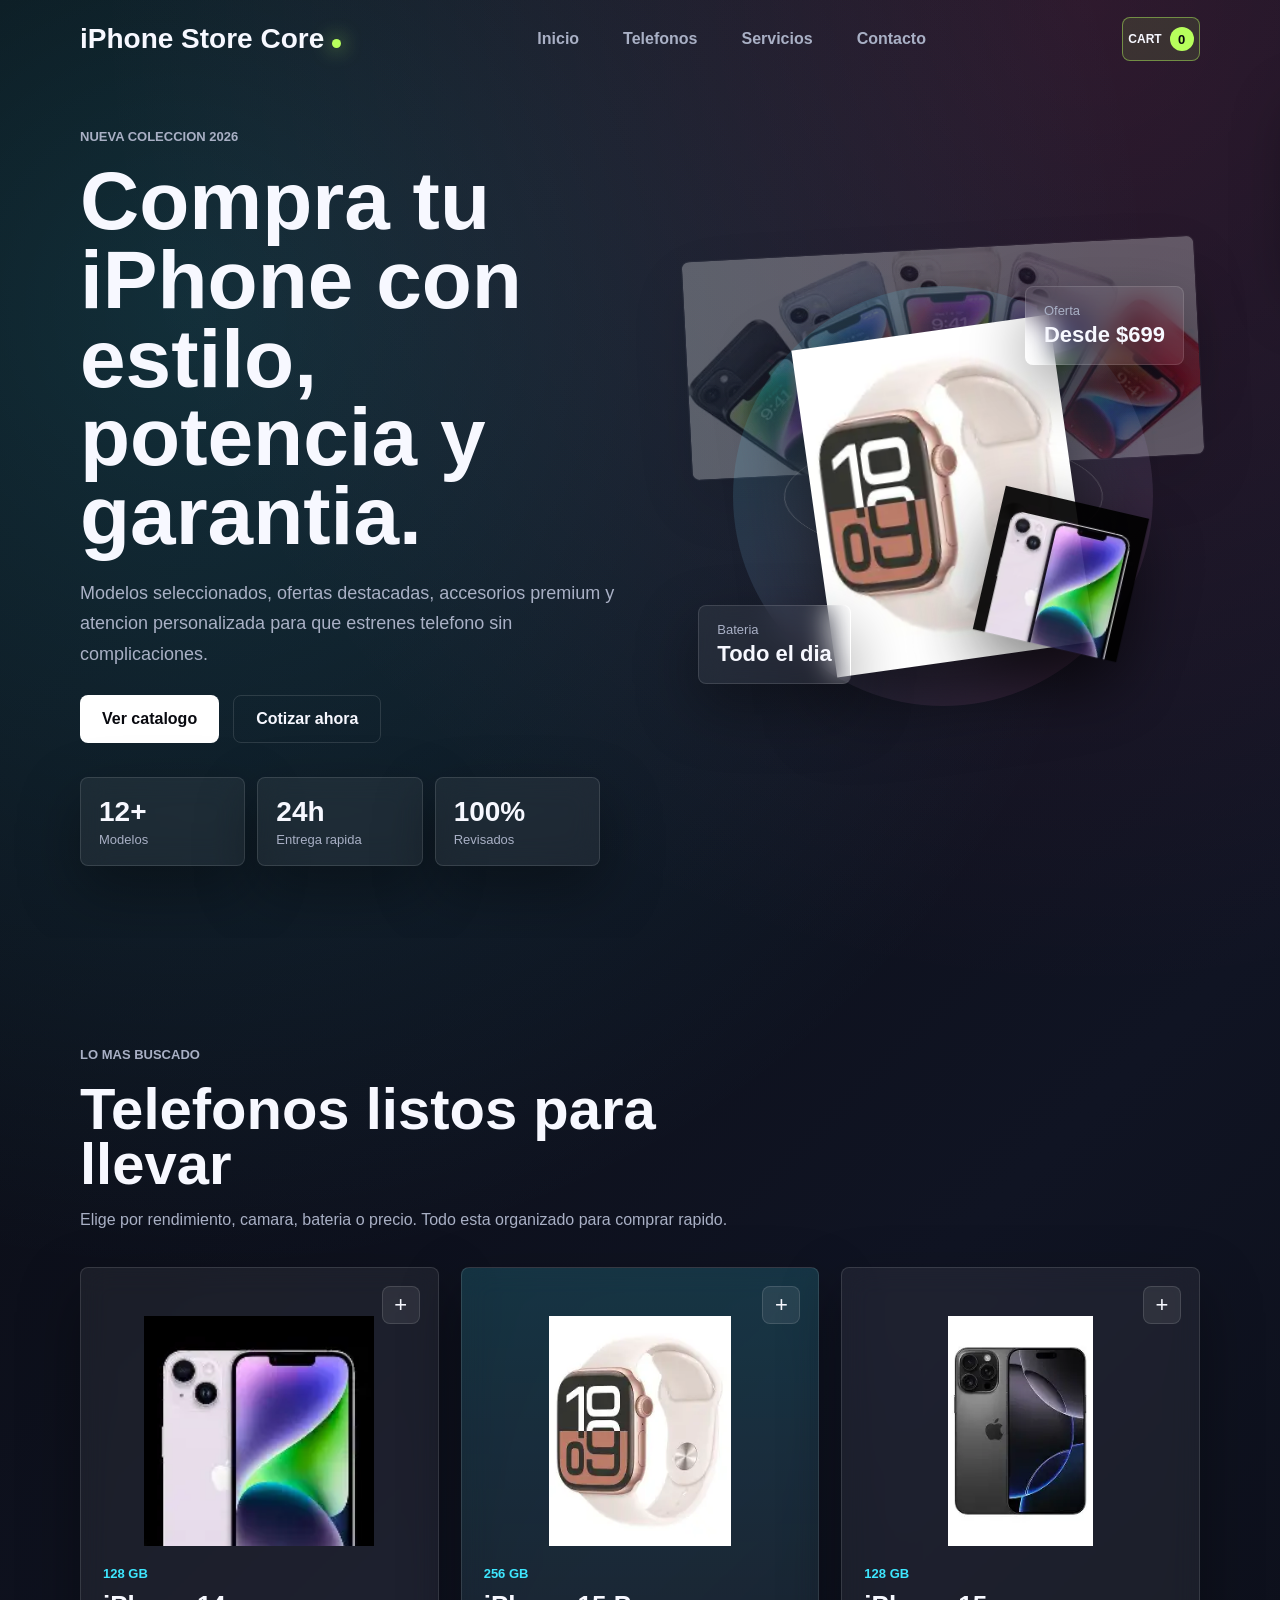
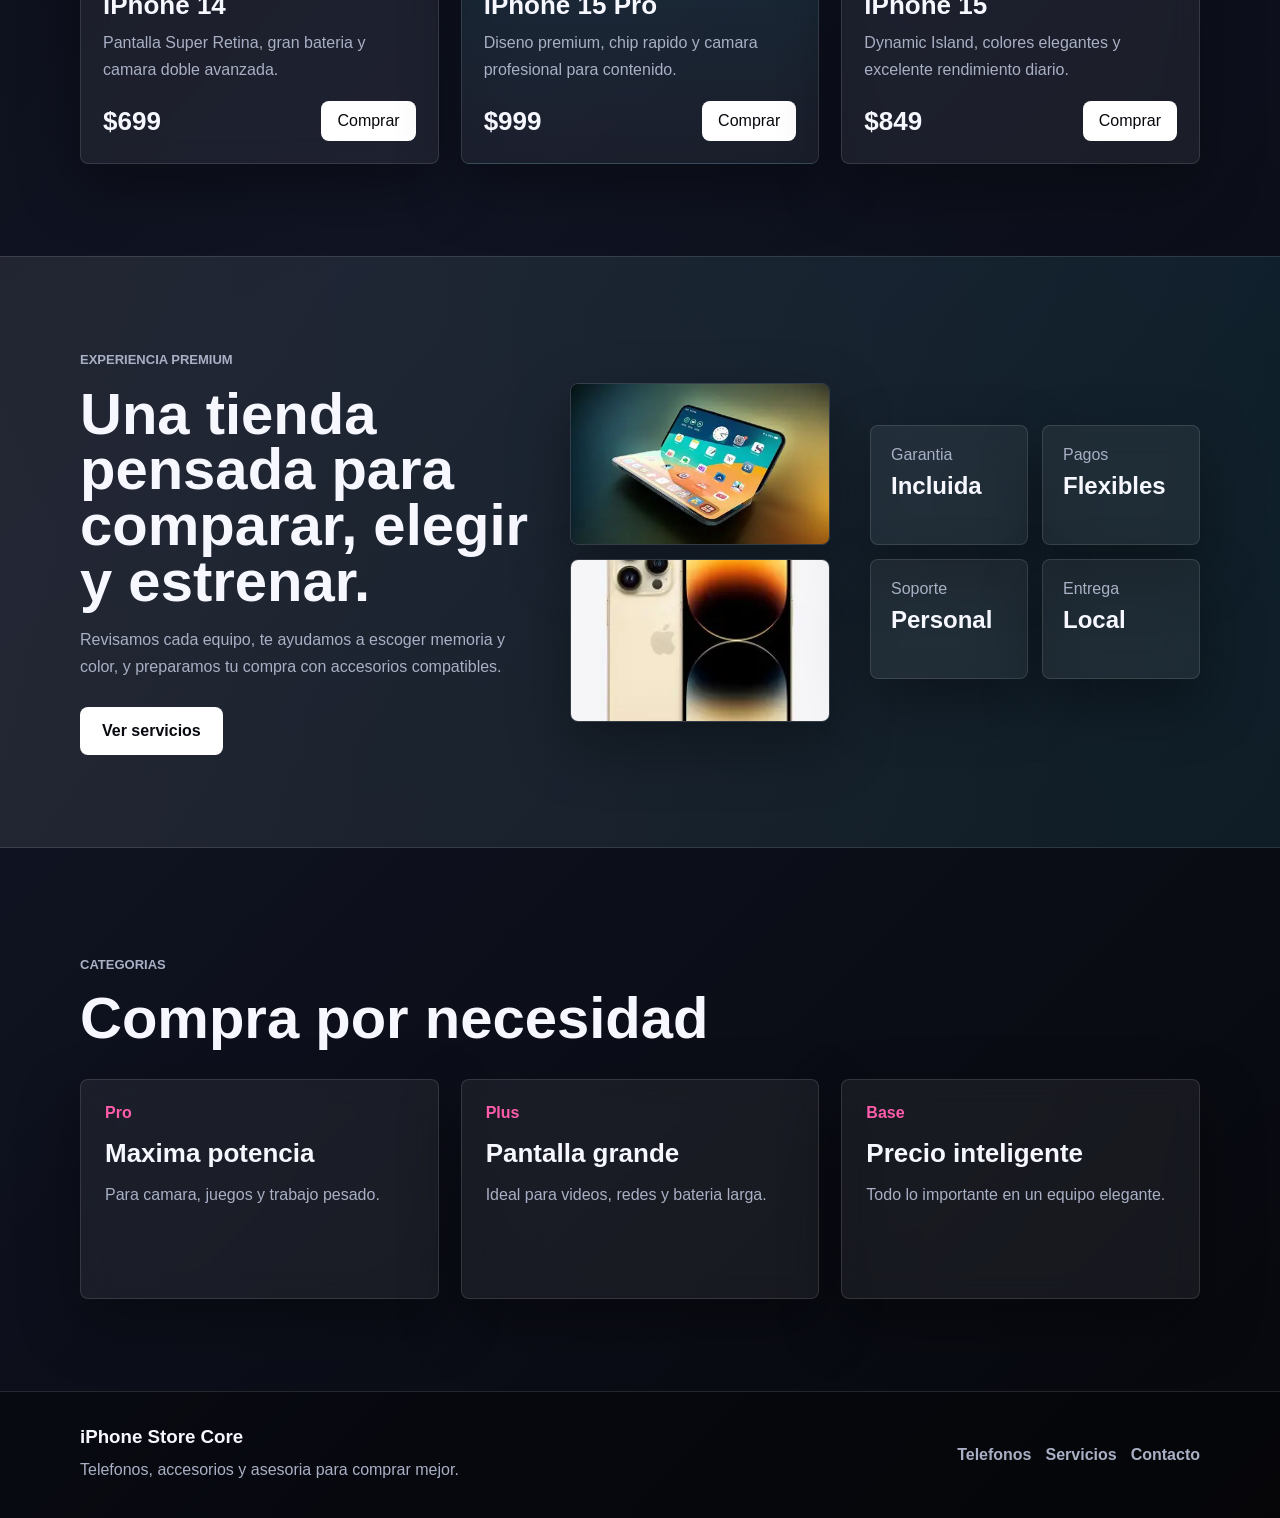
<file: index.html>
<!DOCTYPE html>
<html lang="es">
<head>
    <meta charset="UTF-8">
    <meta name="viewport" content="width=device-width, initial-scale=1.0">
    <title>iPhone Store Core</title>
    <link rel="stylesheet" href="styles.css">
</head>
<body>
    <header class="site-header">
        <nav class="nav container">
            <a href="index.html" class="brand">iPhone Store Core</a>

            <input type="checkbox" id="menu-toggle">
            <label for="menu-toggle" class="menu-button" aria-label="Abrir menu">
                <span></span>
                <span></span>
                <span></span>
            </label>

            <ul class="nav-links">
                <li><a href="index.html">Inicio</a></li>
                <li><a href="productos.html">Telefonos</a></li>
                <li><a href="servicios.html">Servicios</a></li>
                <li><a href="contacto.html">Contacto</a></li>
            </ul>

            <button class="cart-toggle" type="button" aria-label="Abrir carrito">
                <span class="cart-icon">Cart</span>
                <strong class="cart-count">0</strong>
            </button>
        </nav>

        <section class="hero container">
            <div class="hero-copy reveal">
                <p class="eyebrow">Nueva coleccion 2026</p>
                <h1>Compra tu iPhone con estilo, potencia y garantia.</h1>
                <p>
                    Modelos seleccionados, ofertas destacadas, accesorios premium y atencion
                    personalizada para que estrenes telefono sin complicaciones.
                </p>
                <div class="hero-actions">
                    <a href="productos.html" class="btn primary">Ver catalogo</a>
                    <a href="contacto.html" class="btn secondary">Cotizar ahora</a>
                </div>
                <div class="stats">
                    <div><strong>12+</strong><span>Modelos</span></div>
                    <div><strong>24h</strong><span>Entrega rapida</span></div>
                    <div><strong>100%</strong><span>Revisados</span></div>
                </div>
            </div>

            <div class="hero-stage reveal">
                <img src="OIP (6).webp" alt="Coleccion de iPhone" class="hero-banner">
                <div class="phone-orbit">
                    <img src="th3.png" alt="iPhone destacado" class="hero-phone main-phone">
                    <img src="th.png" alt="iPhone blanco" class="hero-phone side-phone">
                </div>
                <div class="floating-card card-top">
                    <span>Oferta</span>
                    <strong>Desde $699</strong>
                </div>
                <div class="floating-card card-bottom">
                    <span>Bateria</span>
                    <strong>Todo el dia</strong>
                </div>
            </div>
        </section>
    </header>

    <main>
        <section class="section container">
            <div class="section-heading">
                <p class="eyebrow">Lo mas buscado</p>
                <h2>Telefonos listos para llevar</h2>
                <p>Elige por rendimiento, camara, bateria o precio. Todo esta organizado para comprar rapido.</p>
            </div>

            <div class="product-grid">
                <article class="product-card reveal">
                    <button class="favorite" type="button" aria-label="Marcar favorito">+</button>
                    <img src="th.png" alt="iPhone 14">
                    <div class="product-info">
                        <span>128 GB</span>
                        <h3>iPhone 14</h3>
                        <p>Pantalla Super Retina, gran bateria y camara doble avanzada.</p>
                        <div class="price-row">
                            <strong>$699</strong>
                            <button class="add-to-cart" type="button" data-name="iPhone 14" data-price="$699" data-image="th.png">Comprar</button>
                        </div>
                    </div>
                </article>

                <article class="product-card featured reveal">
                    <button class="favorite" type="button" aria-label="Marcar favorito">+</button>
                    <img src="th3.png" alt="iPhone 15 Pro">
                    <div class="product-info">
                        <span>256 GB</span>
                        <h3>iPhone 15 Pro</h3>
                        <p>Diseno premium, chip rapido y camara profesional para contenido.</p>
                        <div class="price-row">
                            <strong>$999</strong>
                            <button class="add-to-cart" type="button" data-name="iPhone 15 Pro" data-price="$999" data-image="th3.png">Comprar</button>
                        </div>
                    </div>
                </article>

                <article class="product-card reveal">
                    <button class="favorite" type="button" aria-label="Marcar favorito">+</button>
                    <img src="th4.png" alt="iPhone 15">
                    <div class="product-info">
                        <span>128 GB</span>
                        <h3>iPhone 15</h3>
                        <p>Dynamic Island, colores elegantes y excelente rendimiento diario.</p>
                        <div class="price-row">
                            <strong>$849</strong>
                            <button class="add-to-cart" type="button" data-name="iPhone 15" data-price="$849" data-image="th4.png">Comprar</button>
                        </div>
                    </div>
                </article>
            </div>
        </section>

        <section class="showcase">
            <div class="showcase-inner container">
                <div class="showcase-copy reveal">
                    <p class="eyebrow">Experiencia premium</p>
                    <h2>Una tienda pensada para comparar, elegir y estrenar.</h2>
                    <p>
                        Revisamos cada equipo, te ayudamos a escoger memoria y color,
                        y preparamos tu compra con accesorios compatibles.
                    </p>
                    <a href="servicios.html" class="btn primary">Ver servicios</a>
                </div>
                <div class="showcase-media reveal">
                    <img src="OIP (4).webp" alt="iPhone futurista plegable">
                    <img src="descargar.webp" alt="iPhone dorado">
                </div>
                <div class="spec-panel reveal">
                    <div><span>Garantia</span><strong>Incluida</strong></div>
                    <div><span>Pagos</span><strong>Flexibles</strong></div>
                    <div><span>Soporte</span><strong>Personal</strong></div>
                    <div><span>Entrega</span><strong>Local</strong></div>
                </div>
            </div>
        </section>

        <section class="section container">
            <div class="section-heading">
                <p class="eyebrow">Categorias</p>
                <h2>Compra por necesidad</h2>
            </div>

            <div class="category-grid">
                <a href="productos.html" class="category-card reveal">
                    <span>Pro</span>
                    <strong>Maxima potencia</strong>
                    <p>Para camara, juegos y trabajo pesado.</p>
                </a>
                <a href="productos.html" class="category-card reveal">
                    <span>Plus</span>
                    <strong>Pantalla grande</strong>
                    <p>Ideal para videos, redes y bateria larga.</p>
                </a>
                <a href="productos.html" class="category-card reveal">
                    <span>Base</span>
                    <strong>Precio inteligente</strong>
                    <p>Todo lo importante en un equipo elegante.</p>
                </a>
            </div>
        </section>
    </main>

    <footer class="footer">
        <div class="footer-content container">
            <div>
                <h3>iPhone Store Core</h3>
                <p>Telefonos, accesorios y asesoria para comprar mejor.</p>
            </div>
            <div class="footer-links">
                <a href="productos.html">Telefonos</a>
                <a href="servicios.html">Servicios</a>
                <a href="contacto.html">Contacto</a>
            </div>
        </div>
    </footer>

    <aside class="cart-panel" aria-live="polite">
        <div class="cart-head">
            <strong>Tu carrito</strong>
            <button class="cart-close" type="button" aria-label="Cerrar carrito">x</button>
        </div>
        <div class="cart-items"></div>
        <p class="cart-empty">Todavia no tienes productos guardados.</p>
        <a href="contacto.html" class="btn primary cart-checkout">Cotizar compra</a>
    </aside>

    <div class="cat-runner" aria-hidden="true">
        <div class="cat-body">
            <span class="cat-ear left"></span>
            <span class="cat-ear right"></span>
            <span class="cat-head">
                <i class="cat-eye left"></i>
                <i class="cat-eye right"></i>
                <b class="cat-nose"></b>
                <em class="cat-mouth"></em>
            </span>
            <span class="cat-tail"></span>
            <span class="cat-paw paw-one"></span>
            <span class="cat-paw paw-two"></span>
            <img class="cat-cargo" alt="">
        </div>
    </div>

    <script src="script.js"></script>
</body>
</html>
</file>
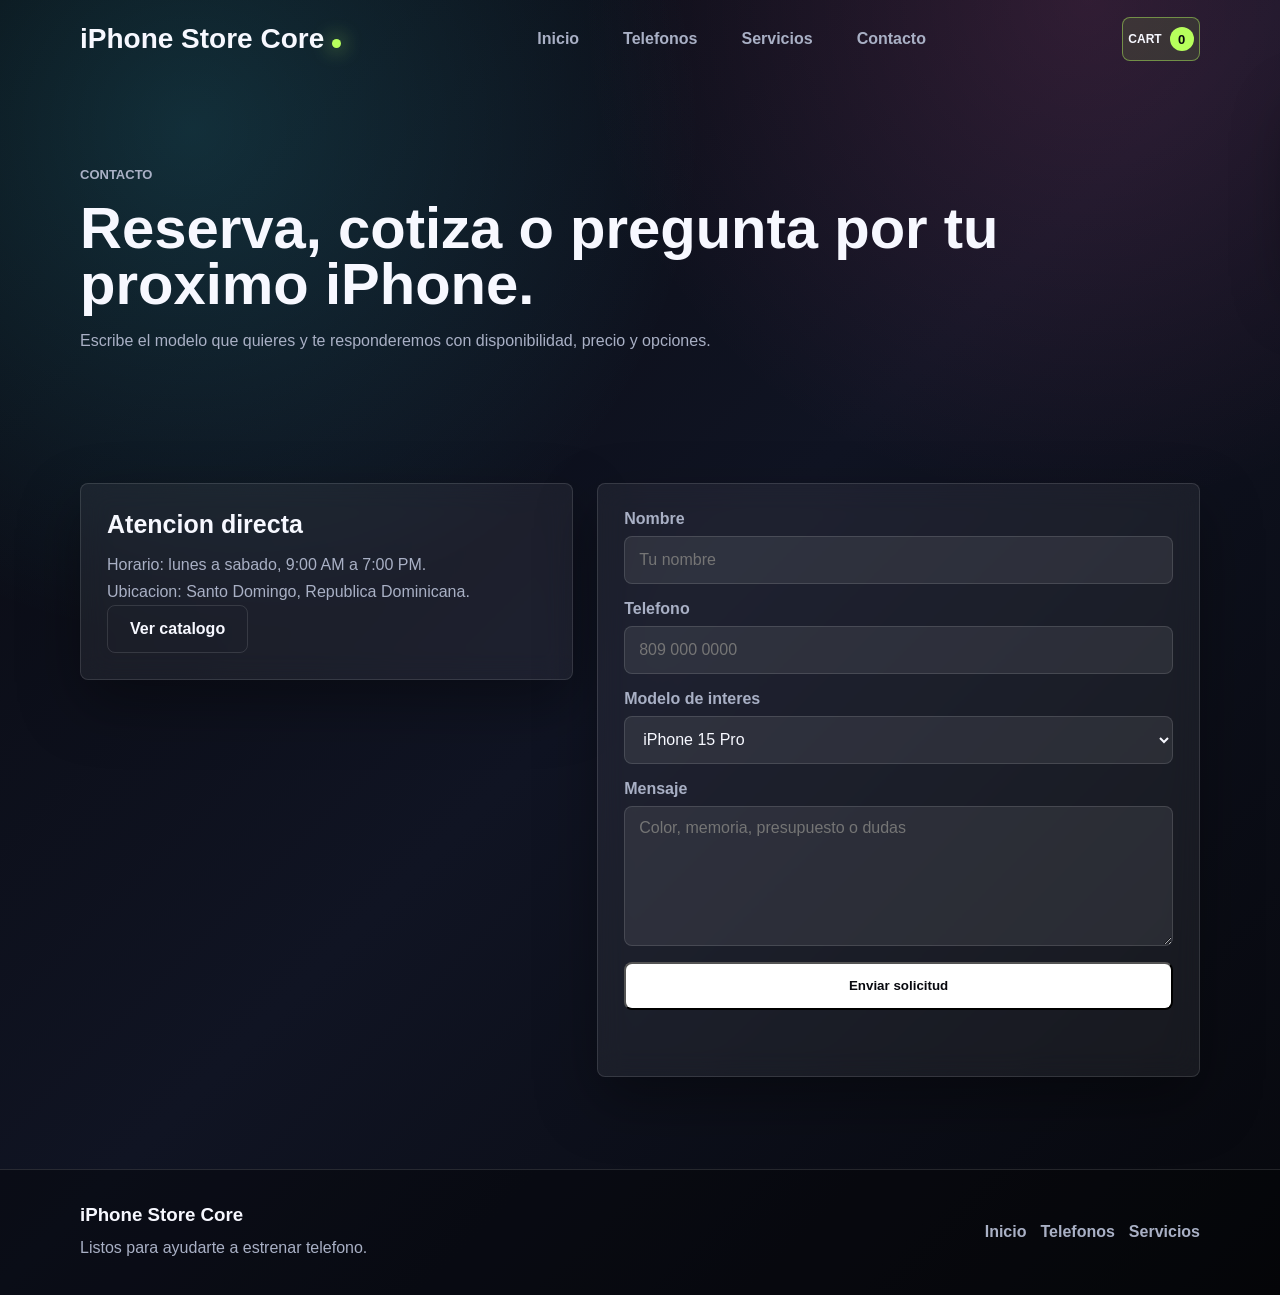
<file: contacto.html>
<!DOCTYPE html>
<html lang="es">
<head>
    <meta charset="UTF-8">
    <meta name="viewport" content="width=device-width, initial-scale=1.0">
    <title>Contacto - iPhone Store Core</title>
    <link rel="stylesheet" href="styles.css">
</head>
<body>
    <header>
        <nav class="nav container">
            <a href="index.html" class="brand">iPhone Store Core</a>
            <input type="checkbox" id="menu-toggle">
            <label for="menu-toggle" class="menu-button" aria-label="Abrir menu"><span></span><span></span><span></span></label>
            <ul class="nav-links">
                <li><a href="index.html">Inicio</a></li>
                <li><a href="productos.html">Telefonos</a></li>
                <li><a href="servicios.html">Servicios</a></li>
                <li><a href="contacto.html">Contacto</a></li>
            </ul>
            <button class="cart-toggle" type="button" aria-label="Abrir carrito">
                <span class="cart-icon">Cart</span>
                <strong class="cart-count">0</strong>
            </button>
        </nav>
    </header>

    <main class="container">
        <section class="page-hero reveal">
            <p class="eyebrow">Contacto</p>
            <h1>Reserva, cotiza o pregunta por tu proximo iPhone.</h1>
            <p>Escribe el modelo que quieres y te responderemos con disponibilidad, precio y opciones.</p>
        </section>

        <section class="section contact-layout">
            <aside class="contact-card reveal">
                <h3>Atencion directa</h3>
                <p>Horario: lunes a sabado, 9:00 AM a 7:00 PM.</p>
                <p>Ubicacion: Santo Domingo, Republica Dominicana.</p>
                <div class="contact-actions">
                    <a href="productos.html" class="btn secondary">Ver catalogo</a>
                </div>
            </aside>

            <form class="contact-card contact-form reveal">
                <div class="field">
                    <label for="nombre">Nombre</label>
                    <input id="nombre" name="nombre" type="text" placeholder="Tu nombre" required>
                </div>
                <div class="field">
                    <label for="telefono">Telefono</label>
                    <input id="telefono" name="telefono" type="tel" placeholder="809 000 0000" required>
                </div>
                <div class="field">
                    <label for="modelo">Modelo de interes</label>
                    <select id="modelo" name="modelo">
                        <option>iPhone 15 Pro</option>
                        <option>iPhone 15</option>
                        <option>iPhone 14</option>
                        <option>iPhone Pro Max</option>
                    </select>
                </div>
                <div class="field">
                    <label for="mensaje">Mensaje</label>
                    <textarea id="mensaje" name="mensaje" placeholder="Color, memoria, presupuesto o dudas"></textarea>
                </div>
                <button class="btn primary" type="submit">Enviar solicitud</button>
                <p class="form-note" aria-live="polite"></p>
            </form>
        </section>
    </main>

    <footer class="footer">
        <div class="footer-content container">
            <div><h3>iPhone Store Core</h3><p>Listos para ayudarte a estrenar telefono.</p></div>
            <div class="footer-links"><a href="index.html">Inicio</a><a href="productos.html">Telefonos</a><a href="servicios.html">Servicios</a></div>
        </div>
    </footer>
    <aside class="cart-panel" aria-live="polite">
        <div class="cart-head">
            <strong>Tu carrito</strong>
            <button class="cart-close" type="button" aria-label="Cerrar carrito">x</button>
        </div>
        <div class="cart-items"></div>
        <p class="cart-empty">Todavia no tienes productos guardados.</p>
        <a href="contacto.html" class="btn primary cart-checkout">Cotizar compra</a>
    </aside>
    <script src="script.js"></script>
</body>
</html>
</file>
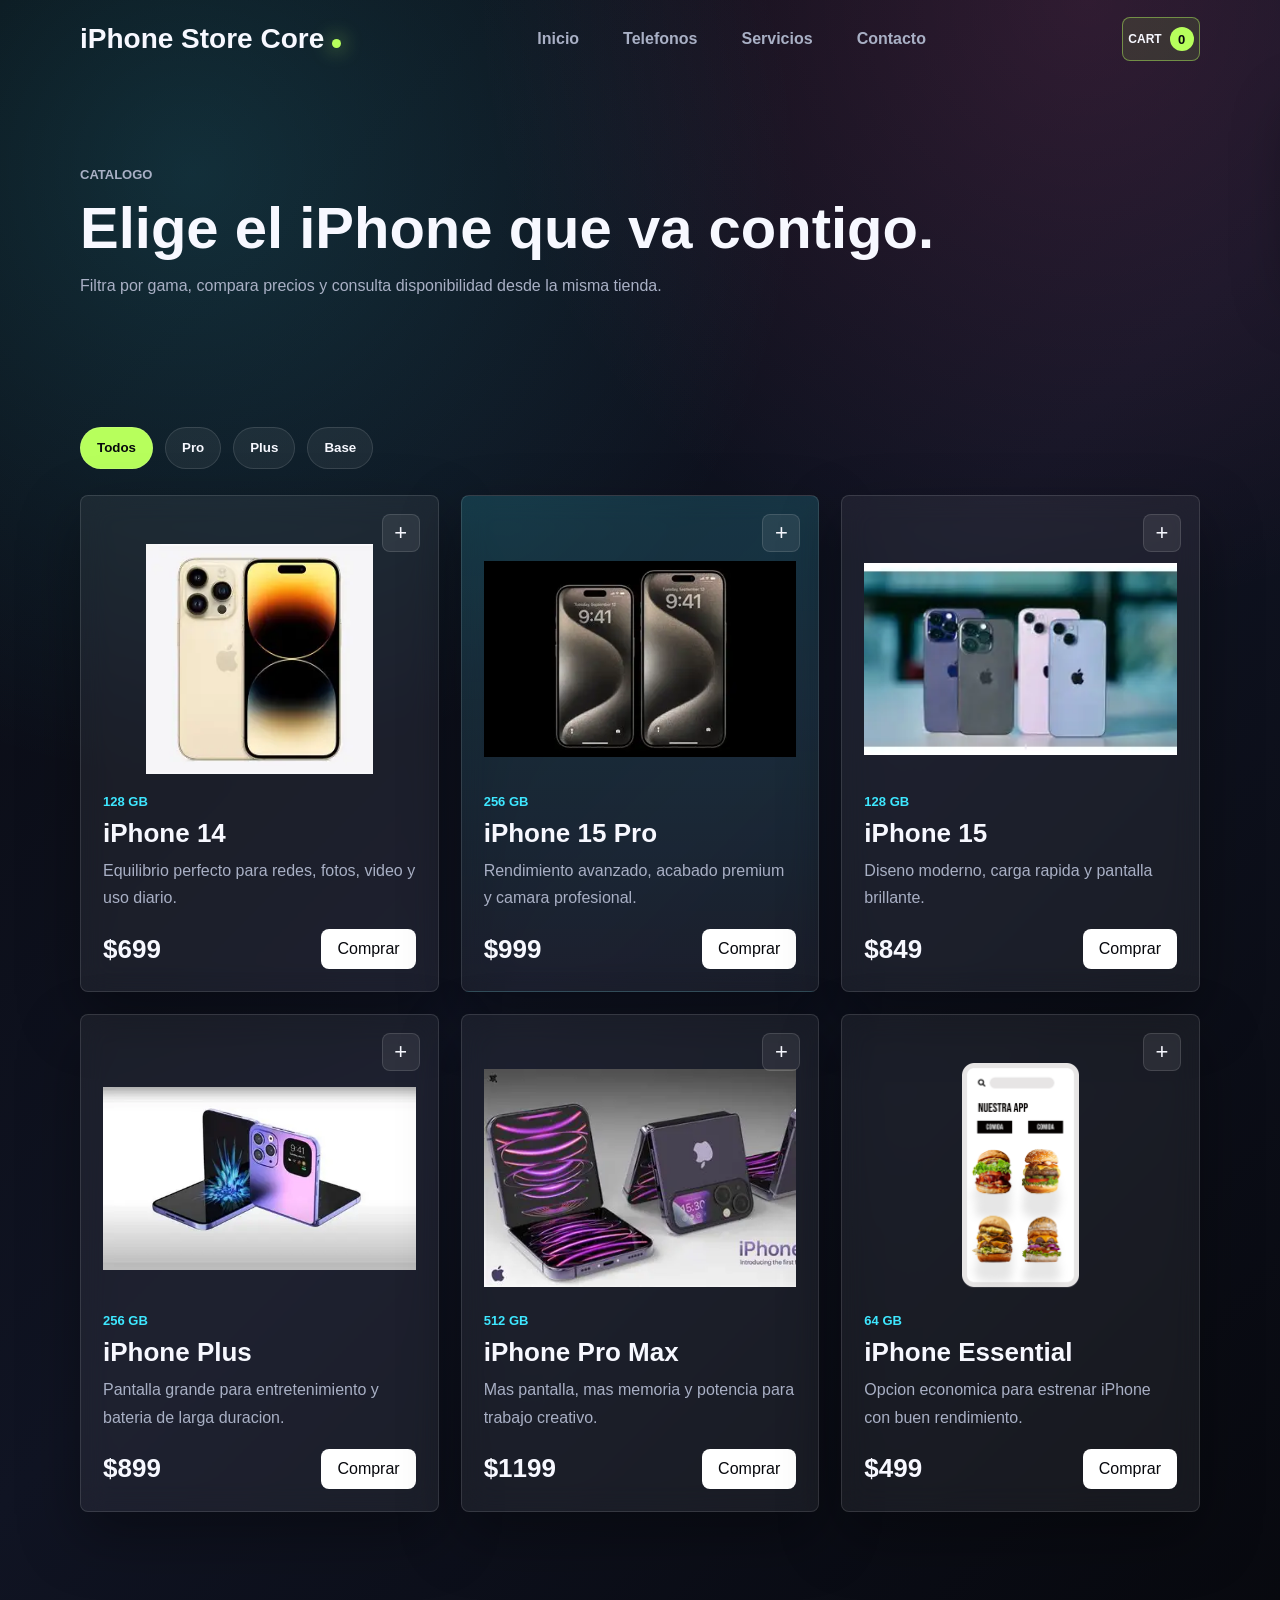
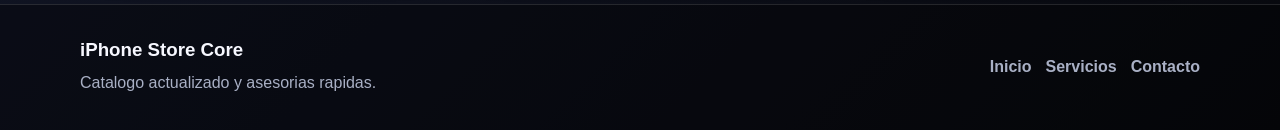
<file: productos.html>
<!DOCTYPE html>
<html lang="es">
<head>
    <meta charset="UTF-8">
    <meta name="viewport" content="width=device-width, initial-scale=1.0">
    <title>Telefonos - iPhone Store Core</title>
    <link rel="stylesheet" href="styles.css">
</head>
<body>
    <header>
        <nav class="nav container">
            <a href="index.html" class="brand">iPhone Store Core</a>
            <input type="checkbox" id="menu-toggle">
            <label for="menu-toggle" class="menu-button" aria-label="Abrir menu"><span></span><span></span><span></span></label>
            <ul class="nav-links">
                <li><a href="index.html">Inicio</a></li>
                <li><a href="productos.html">Telefonos</a></li>
                <li><a href="servicios.html">Servicios</a></li>
                <li><a href="contacto.html">Contacto</a></li>
            </ul>
            <button class="cart-toggle" type="button" aria-label="Abrir carrito">
                <span class="cart-icon">Cart</span>
                <strong class="cart-count">0</strong>
            </button>
        </nav>
    </header>

    <main class="container">
        <section class="page-hero reveal">
            <p class="eyebrow">Catalogo</p>
            <h1>Elige el iPhone que va contigo.</h1>
            <p>Filtra por gama, compara precios y consulta disponibilidad desde la misma tienda.</p>
        </section>

        <section class="section">
            <div class="catalog-tools">
                <button class="filter-pill active" type="button" data-filter="todos">Todos</button>
                <button class="filter-pill" type="button" data-filter="pro">Pro</button>
                <button class="filter-pill" type="button" data-filter="plus">Plus</button>
                <button class="filter-pill" type="button" data-filter="base">Base</button>
            </div>

            <div class="product-grid">
                <article class="product-card reveal" data-category="base">
                    <button class="favorite" type="button" aria-label="Marcar favorito">+</button>
                    <img src="descargar.webp" alt="iPhone 14">
                    <div class="product-info">
                        <span>128 GB</span>
                        <h3>iPhone 14</h3>
                        <p>Equilibrio perfecto para redes, fotos, video y uso diario.</p>
                        <div class="price-row"><strong>$699</strong><button class="add-to-cart" type="button" data-name="iPhone 14" data-price="$699" data-image="descargar.webp">Comprar</button></div>
                    </div>
                </article>

                <article class="product-card featured reveal" data-category="pro">
                    <button class="favorite" type="button" aria-label="Marcar favorito">+</button>
                    <img src="OIP (3).webp" alt="iPhone 15 Pro">
                    <div class="product-info">
                        <span>256 GB</span>
                        <h3>iPhone 15 Pro</h3>
                        <p>Rendimiento avanzado, acabado premium y camara profesional.</p>
                        <div class="price-row"><strong>$999</strong><button class="add-to-cart" type="button" data-name="iPhone 15 Pro" data-price="$999" data-image="OIP (3).webp">Comprar</button></div>
                    </div>
                </article>

                <article class="product-card reveal" data-category="base">
                    <button class="favorite" type="button" aria-label="Marcar favorito">+</button>
                    <img src="descargar (1).webp" alt="iPhone 15">
                    <div class="product-info">
                        <span>128 GB</span>
                        <h3>iPhone 15</h3>
                        <p>Diseno moderno, carga rapida y pantalla brillante.</p>
                        <div class="price-row"><strong>$849</strong><button class="add-to-cart" type="button" data-name="iPhone 15" data-price="$849" data-image="descargar (1).webp">Comprar</button></div>
                    </div>
                </article>

                <article class="product-card reveal" data-category="plus">
                    <button class="favorite" type="button" aria-label="Marcar favorito">+</button>
                    <img src="OIP (1).webp" alt="iPhone Plus">
                    <div class="product-info">
                        <span>256 GB</span>
                        <h3>iPhone Plus</h3>
                        <p>Pantalla grande para entretenimiento y bateria de larga duracion.</p>
                        <div class="price-row"><strong>$899</strong><button class="add-to-cart" type="button" data-name="iPhone Plus" data-price="$899" data-image="OIP (1).webp">Comprar</button></div>
                    </div>
                </article>

                <article class="product-card reveal" data-category="pro">
                    <button class="favorite" type="button" aria-label="Marcar favorito">+</button>
                    <img src="OIP (5).webp" alt="iPhone Pro Max">
                    <div class="product-info">
                        <span>512 GB</span>
                        <h3>iPhone Pro Max</h3>
                        <p>Mas pantalla, mas memoria y potencia para trabajo creativo.</p>
                        <div class="price-row"><strong>$1199</strong><button class="add-to-cart" type="button" data-name="iPhone Pro Max" data-price="$1199" data-image="OIP (5).webp">Comprar</button></div>
                    </div>
                </article>

                <article class="product-card reveal" data-category="base">
                    <button class="favorite" type="button" aria-label="Marcar favorito">+</button>
                    <img src="app.png" alt="iPhone compacto">
                    <div class="product-info">
                        <span>64 GB</span>
                        <h3>iPhone Essential</h3>
                        <p>Opcion economica para estrenar iPhone con buen rendimiento.</p>
                        <div class="price-row"><strong>$499</strong><button class="add-to-cart" type="button" data-name="iPhone Essential" data-price="$499" data-image="app.png">Comprar</button></div>
                    </div>
                </article>
            </div>
        </section>
    </main>

    <footer class="footer">
        <div class="footer-content container">
            <div><h3>iPhone Store Core</h3><p>Catalogo actualizado y asesorias rapidas.</p></div>
            <div class="footer-links"><a href="index.html">Inicio</a><a href="servicios.html">Servicios</a><a href="contacto.html">Contacto</a></div>
        </div>
    </footer>
    <aside class="cart-panel" aria-live="polite">
        <div class="cart-head">
            <strong>Tu carrito</strong>
            <button class="cart-close" type="button" aria-label="Cerrar carrito">x</button>
        </div>
        <div class="cart-items"></div>
        <p class="cart-empty">Todavia no tienes productos guardados.</p>
        <a href="contacto.html" class="btn primary cart-checkout">Cotizar compra</a>
    </aside>
    <div class="cat-runner" aria-hidden="true">
        <div class="cat-body">
            <span class="cat-ear left"></span><span class="cat-ear right"></span>
            <span class="cat-head"><i class="cat-eye left"></i><i class="cat-eye right"></i><b class="cat-nose"></b><em class="cat-mouth"></em></span>
            <span class="cat-tail"></span><span class="cat-paw paw-one"></span><span class="cat-paw paw-two"></span>
            <img class="cat-cargo" alt="">
        </div>
    </div>
    <script src="script.js"></script>
</body>
</html>
</file>
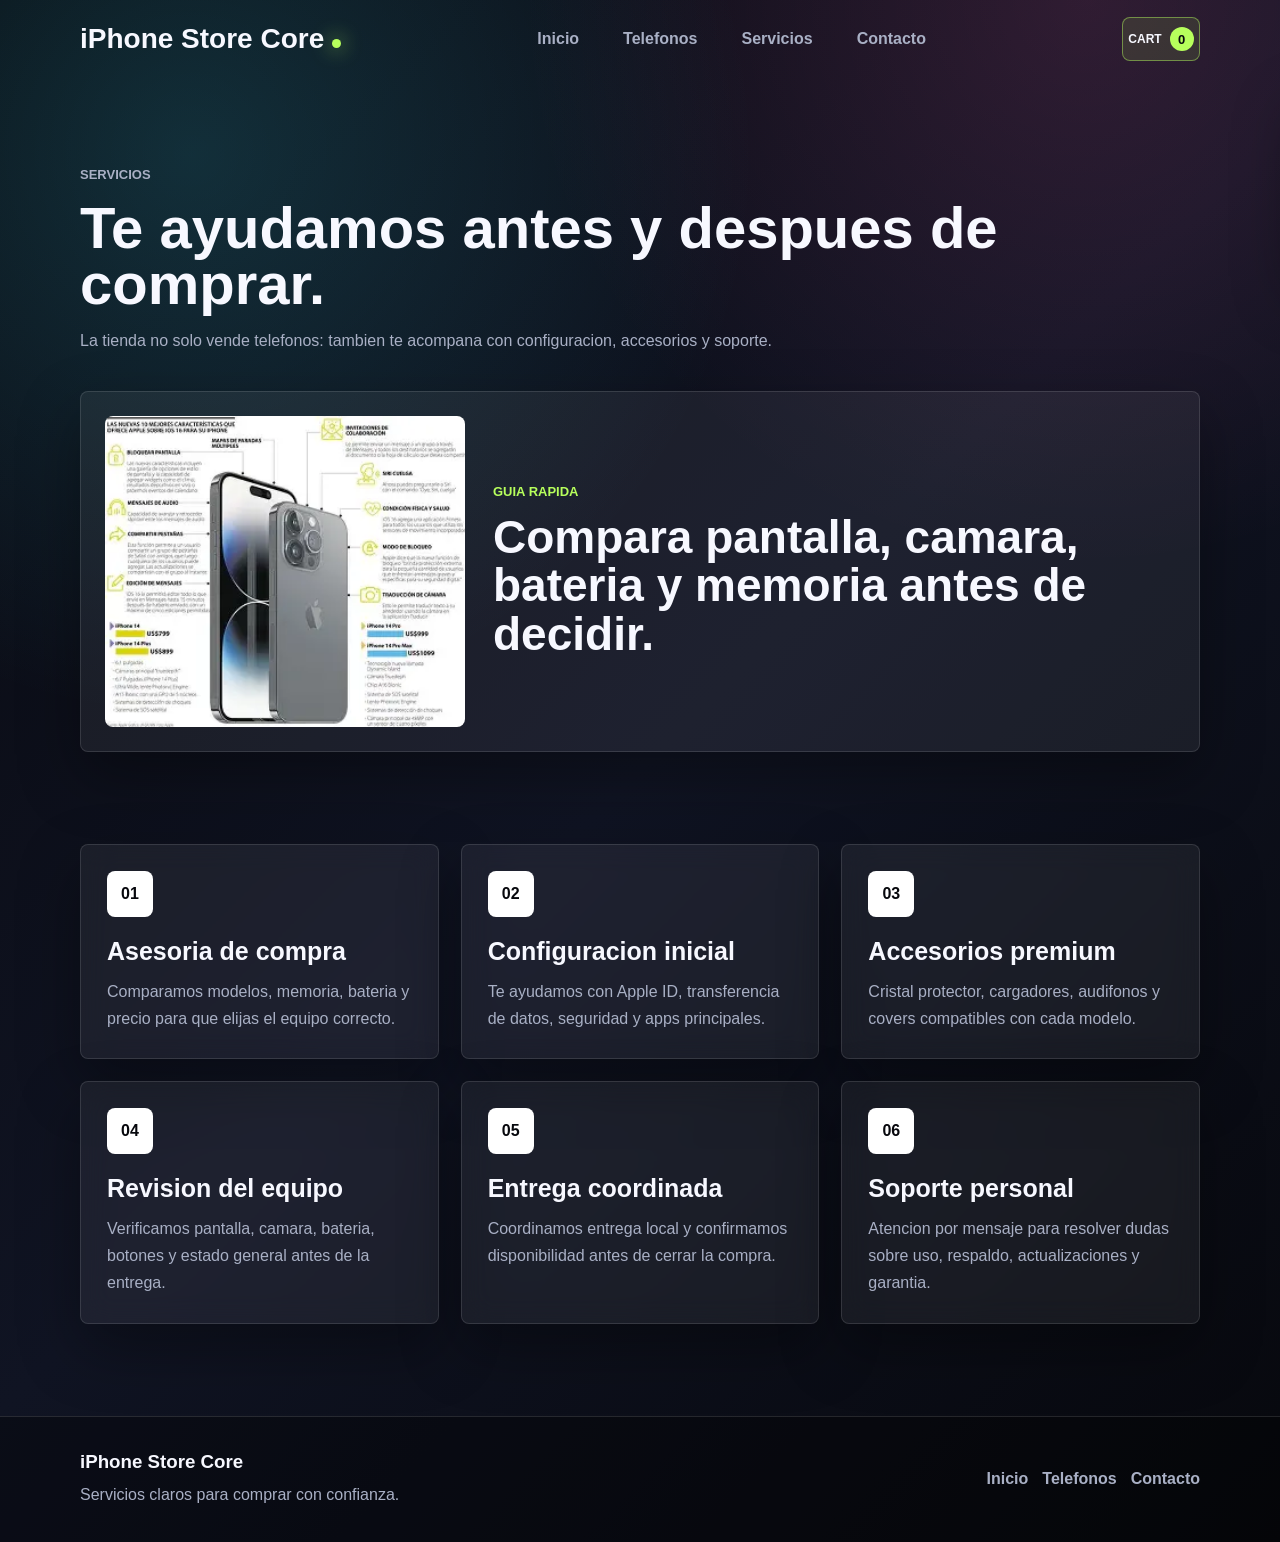
<file: servicios.html>
<!DOCTYPE html>
<html lang="es">
<head>
    <meta charset="UTF-8">
    <meta name="viewport" content="width=device-width, initial-scale=1.0">
    <title>Servicios - iPhone Store Core</title>
    <link rel="stylesheet" href="styles.css">
</head>
<body>
    <header>
        <nav class="nav container">
            <a href="index.html" class="brand">iPhone Store Core</a>
            <input type="checkbox" id="menu-toggle">
            <label for="menu-toggle" class="menu-button" aria-label="Abrir menu"><span></span><span></span><span></span></label>
            <ul class="nav-links">
                <li><a href="index.html">Inicio</a></li>
                <li><a href="productos.html">Telefonos</a></li>
                <li><a href="servicios.html">Servicios</a></li>
                <li><a href="contacto.html">Contacto</a></li>
            </ul>
            <button class="cart-toggle" type="button" aria-label="Abrir carrito">
                <span class="cart-icon">Cart</span>
                <strong class="cart-count">0</strong>
            </button>
        </nav>
    </header>

    <main class="container">
        <section class="page-hero reveal">
            <p class="eyebrow">Servicios</p>
            <h1>Te ayudamos antes y despues de comprar.</h1>
            <p>La tienda no solo vende telefonos: tambien te acompana con configuracion, accesorios y soporte.</p>
        </section>

        <section class="service-visual reveal">
            <img src="OIP (2).webp" alt="Caracteristicas de iPhone">
            <div>
                <p class="eyebrow">Guia rapida</p>
                <h2>Compara pantalla, camara, bateria y memoria antes de decidir.</h2>
            </div>
        </section>

        <section class="section">
            <div class="service-grid">
                <article class="service-card reveal">
                    <span>01</span>
                    <h3>Asesoria de compra</h3>
                    <p>Comparamos modelos, memoria, bateria y precio para que elijas el equipo correcto.</p>
                </article>
                <article class="service-card reveal">
                    <span>02</span>
                    <h3>Configuracion inicial</h3>
                    <p>Te ayudamos con Apple ID, transferencia de datos, seguridad y apps principales.</p>
                </article>
                <article class="service-card reveal">
                    <span>03</span>
                    <h3>Accesorios premium</h3>
                    <p>Cristal protector, cargadores, audifonos y covers compatibles con cada modelo.</p>
                </article>
                <article class="service-card reveal">
                    <span>04</span>
                    <h3>Revision del equipo</h3>
                    <p>Verificamos pantalla, camara, bateria, botones y estado general antes de la entrega.</p>
                </article>
                <article class="service-card reveal">
                    <span>05</span>
                    <h3>Entrega coordinada</h3>
                    <p>Coordinamos entrega local y confirmamos disponibilidad antes de cerrar la compra.</p>
                </article>
                <article class="service-card reveal">
                    <span>06</span>
                    <h3>Soporte personal</h3>
                    <p>Atencion por mensaje para resolver dudas sobre uso, respaldo, actualizaciones y garantia.</p>
                </article>
            </div>
        </section>
    </main>

    <footer class="footer">
        <div class="footer-content container">
            <div><h3>iPhone Store Core</h3><p>Servicios claros para comprar con confianza.</p></div>
            <div class="footer-links"><a href="index.html">Inicio</a><a href="productos.html">Telefonos</a><a href="contacto.html">Contacto</a></div>
        </div>
    </footer>
    <aside class="cart-panel" aria-live="polite">
        <div class="cart-head">
            <strong>Tu carrito</strong>
            <button class="cart-close" type="button" aria-label="Cerrar carrito">x</button>
        </div>
        <div class="cart-items"></div>
        <p class="cart-empty">Todavia no tienes productos guardados.</p>
        <a href="contacto.html" class="btn primary cart-checkout">Cotizar compra</a>
    </aside>
    <script src="script.js"></script>
</body>
</html>
</file>
<file: styles.css>
:root {
    --bg: #08090f;
    --panel: #121522;
    --panel-soft: #191d2d;
    --text: #f7f8ff;
    --muted: #a9b0c5;
    --line: rgba(255, 255, 255, 0.12);
    --cyan: #3ee7ff;
    --green: #b7ff5c;
    --pink: #ff5cab;
    --white: #ffffff;
    --shadow: 0 24px 60px rgba(0, 0, 0, 0.35);
}

* {
    box-sizing: border-box;
    margin: 0;
    padding: 0;
}

html {
    scroll-behavior: smooth;
}

body {
    min-height: 100vh;
    background:
        radial-gradient(circle at 15% 10%, rgba(62, 231, 255, 0.16), transparent 32%),
        radial-gradient(circle at 85% 0%, rgba(255, 92, 171, 0.14), transparent 30%),
        linear-gradient(135deg, #08090f 0%, #101423 50%, #07080d 100%);
    color: var(--text);
    font-family: Arial, Helvetica, sans-serif;
}

img {
    max-width: 100%;
    display: block;
}

a {
    color: inherit;
    text-decoration: none;
}

.container {
    width: min(1120px, calc(100% - 36px));
    margin: 0 auto;
}

.site-header {
    min-height: 100vh;
    overflow: hidden;
}

.nav {
    min-height: 78px;
    display: flex;
    align-items: center;
    justify-content: space-between;
    position: relative;
    z-index: 10;
}

.brand {
    font-size: clamp(20px, 3vw, 28px);
    font-weight: 900;
    letter-spacing: 0;
}

.brand::after {
    content: "";
    display: inline-block;
    width: 9px;
    height: 9px;
    margin-left: 8px;
    border-radius: 50%;
    background: var(--green);
    box-shadow: 0 0 20px var(--green);
}

.nav-links {
    display: flex;
    align-items: center;
    gap: 10px;
    list-style: none;
}

.nav-links a {
    display: inline-flex;
    min-height: 42px;
    align-items: center;
    padding: 0 16px;
    border: 1px solid transparent;
    border-radius: 999px;
    color: var(--muted);
    font-weight: 700;
    transition: 0.25s ease;
}

.nav-links a:hover {
    color: var(--white);
    border-color: var(--line);
    background: rgba(255, 255, 255, 0.06);
}

.cart-toggle {
    min-width: 78px;
    min-height: 44px;
    display: inline-flex;
    align-items: center;
    justify-content: center;
    gap: 8px;
    border: 1px solid rgba(183, 255, 92, 0.45);
    border-radius: 8px;
    background: rgba(183, 255, 92, 0.11);
    color: var(--text);
    font-weight: 900;
    cursor: pointer;
    transition: 0.25s ease;
}

.cart-toggle:hover,
.cart-toggle.bump {
    transform: translateY(-2px) scale(1.04);
    box-shadow: 0 14px 28px rgba(183, 255, 92, 0.18);
}

.cart-icon {
    font-size: 12px;
    text-transform: uppercase;
}

.cart-count {
    width: 24px;
    height: 24px;
    display: grid;
    place-items: center;
    border-radius: 50%;
    background: var(--green);
    color: #07080d;
    font-size: 13px;
}

#menu-toggle {
    display: none;
}

.menu-button {
    width: 44px;
    height: 44px;
    display: none;
    place-items: center;
    border: 1px solid var(--line);
    border-radius: 8px;
    cursor: pointer;
}

.menu-button span {
    width: 20px;
    height: 2px;
    background: var(--text);
    display: block;
    margin: 3px 0;
}

.hero {
    min-height: calc(100vh - 78px);
    display: grid;
    grid-template-columns: 1fr 0.92fr;
    align-items: center;
    gap: 48px;
    padding: 48px 0 72px;
}

.eyebrow {
    color: var(--green);
    font-weight: 900;
    text-transform: uppercase;
    font-size: 13px;
    margin-bottom: 14px;
}

.hero h1,
.section-heading h2,
.showcase h2,
.page-hero h1 {
    font-size: clamp(42px, 7vw, 82px);
    line-height: 0.96;
    letter-spacing: 0;
}

.hero p,
.section-heading p,
.showcase p,
.page-hero p,
.product-info p,
.service-card p,
.contact-card p,
.category-card p,
.footer p {
    color: var(--muted);
    line-height: 1.7;
}

.hero-copy > p:not(.eyebrow) {
    max-width: 590px;
    margin: 22px 0 26px;
    font-size: 18px;
}

.hero-actions,
.price-row,
.contact-actions {
    display: flex;
    align-items: center;
    gap: 14px;
    flex-wrap: wrap;
}

.btn {
    min-height: 48px;
    display: inline-flex;
    align-items: center;
    justify-content: center;
    padding: 0 22px;
    border-radius: 8px;
    font-weight: 900;
    transition: 0.25s ease;
}

.btn.primary {
    background: var(--white);
    color: #08090f;
}

.btn.secondary {
    border: 1px solid var(--line);
    color: var(--text);
}

.btn:hover {
    transform: translateY(-3px);
    box-shadow: 0 14px 30px rgba(62, 231, 255, 0.16);
}

.stats {
    display: grid;
    grid-template-columns: repeat(3, minmax(90px, 1fr));
    gap: 12px;
    max-width: 520px;
    margin-top: 34px;
}

.stats div,
.floating-card,
.spec-panel div,
.service-card,
.contact-card,
.product-card,
.category-card {
    border: 1px solid var(--line);
    background: rgba(255, 255, 255, 0.06);
    backdrop-filter: blur(14px);
    box-shadow: var(--shadow);
}

.stats div {
    border-radius: 8px;
    padding: 18px;
}

.stats strong {
    display: block;
    font-size: 28px;
}

.stats span {
    display: block;
    color: var(--muted);
    margin-top: 4px;
    font-size: 13px;
}

.hero-stage {
    min-height: 560px;
    position: relative;
    display: grid;
    place-items: center;
    perspective: 900px;
}

.hero-banner {
    position: absolute;
    width: min(520px, 92vw);
    height: 220px;
    object-fit: cover;
    border: 1px solid var(--line);
    border-radius: 8px;
    opacity: 0.28;
    filter: saturate(1.2) contrast(1.06);
    transform: translateY(-138px) rotate(-3deg);
    box-shadow: var(--shadow);
}

.phone-orbit {
    width: min(420px, 88vw);
    aspect-ratio: 1;
    display: grid;
    place-items: center;
    position: relative;
    border-radius: 50%;
    background:
        linear-gradient(145deg, rgba(62, 231, 255, 0.16), rgba(255, 92, 171, 0.12)),
        radial-gradient(circle, rgba(255, 255, 255, 0.12), transparent 62%);
    animation: floatStage 5s ease-in-out infinite;
}

.phone-orbit::before {
    content: "";
    position: absolute;
    inset: 12%;
    border: 1px solid rgba(255, 255, 255, 0.22);
    border-radius: 50%;
    transform: rotateX(68deg) rotateZ(-20deg);
}

.hero-phone {
    position: absolute;
    filter: drop-shadow(0 26px 36px rgba(0, 0, 0, 0.55));
}

.main-phone {
    width: min(260px, 58vw);
    transform: rotate(-8deg);
    animation: phoneTilt 6s ease-in-out infinite;
}

.side-phone {
    width: 160px;
    right: 12px;
    bottom: 52px;
    opacity: 0.92;
    transform: rotate(13deg) scale(0.92);
}

.floating-card {
    position: absolute;
    border-radius: 8px;
    padding: 16px 18px;
}

.floating-card span {
    display: block;
    color: var(--muted);
    font-size: 13px;
    margin-bottom: 4px;
}

.floating-card strong {
    font-size: 22px;
}

.card-top {
    top: 70px;
    right: 16px;
}

.card-bottom {
    left: 12px;
    bottom: 92px;
}

.section {
    padding: 92px 0;
}

.section-heading {
    max-width: 720px;
    margin-bottom: 34px;
}

.section-heading h2,
.showcase h2,
.page-hero h1 {
    font-size: clamp(34px, 5vw, 58px);
}

.section-heading p {
    margin-top: 14px;
}

.product-grid,
.service-grid,
.category-grid {
    display: grid;
    grid-template-columns: repeat(3, 1fr);
    gap: 22px;
}

.product-card {
    position: relative;
    min-height: 470px;
    display: flex;
    flex-direction: column;
    justify-content: space-between;
    overflow: hidden;
    border-radius: 8px;
    padding: 22px;
    transition: 0.3s ease;
}

.product-card::before {
    content: "";
    position: absolute;
    inset: 0;
    background: linear-gradient(135deg, rgba(62, 231, 255, 0.16), transparent 46%, rgba(183, 255, 92, 0.12));
    opacity: 0;
    transition: 0.3s ease;
}

.product-card:hover {
    transform: translateY(-8px);
    border-color: rgba(62, 231, 255, 0.55);
}

.product-card:hover::before {
    opacity: 1;
}

.product-card img {
    height: 230px;
    object-fit: contain;
    margin: 26px auto 18px;
    transition: 0.35s ease;
    position: relative;
    z-index: 1;
}

.product-card:hover img {
    transform: scale(1.08) rotate(-3deg);
}

.product-card.featured {
    background: linear-gradient(180deg, rgba(62, 231, 255, 0.16), rgba(255, 255, 255, 0.05));
}

.favorite {
    width: 38px;
    height: 38px;
    border: 1px solid var(--line);
    border-radius: 8px;
    background: rgba(255, 255, 255, 0.08);
    color: var(--text);
    font-size: 22px;
    cursor: pointer;
    position: absolute;
    top: 18px;
    right: 18px;
    z-index: 2;
    transition: 0.2s ease;
}

.favorite.active {
    background: var(--green);
    color: #07080d;
    transform: rotate(45deg);
}

.product-info {
    position: relative;
    z-index: 1;
}

.product-info span {
    color: var(--cyan);
    font-weight: 900;
    font-size: 13px;
}

.product-info h3 {
    font-size: 26px;
    margin: 8px 0;
}

.price-row {
    justify-content: space-between;
    margin-top: 18px;
}

.price-row strong {
    font-size: 26px;
}

.price-row a,
.price-row button {
    min-height: 40px;
    display: inline-flex;
    align-items: center;
    padding: 0 16px;
    border-radius: 8px;
    background: var(--white);
    color: #07080d;
    font-weight: 900;
    border: 0;
    cursor: pointer;
    font: inherit;
}

.showcase {
    padding: 92px 0;
    background: linear-gradient(90deg, rgba(255, 255, 255, 0.08), rgba(62, 231, 255, 0.08));
    border-top: 1px solid var(--line);
    border-bottom: 1px solid var(--line);
}

.showcase-inner {
    display: grid;
    grid-template-columns: 1fr 260px 330px;
    gap: 40px;
    align-items: center;
}

.showcase-copy p:not(.eyebrow) {
    margin: 18px 0 26px;
}

.showcase-media {
    display: grid;
    gap: 14px;
}

.showcase-media img {
    width: 100%;
    aspect-ratio: 16 / 10;
    object-fit: cover;
    border: 1px solid var(--line);
    border-radius: 8px;
    box-shadow: var(--shadow);
}

.spec-panel {
    display: grid;
    grid-template-columns: 1fr 1fr;
    gap: 14px;
}

.spec-panel div {
    min-height: 120px;
    border-radius: 8px;
    padding: 20px;
}

.spec-panel span {
    display: block;
    color: var(--muted);
    margin-bottom: 8px;
}

.spec-panel strong {
    font-size: 24px;
}

.category-card {
    min-height: 220px;
    border-radius: 8px;
    padding: 24px;
    transition: 0.25s ease;
}

.category-card:hover {
    transform: translateY(-6px);
    border-color: rgba(183, 255, 92, 0.5);
}

.category-card span {
    color: var(--pink);
    font-weight: 900;
}

.category-card strong {
    display: block;
    font-size: 26px;
    margin: 16px 0 12px;
}

.footer {
    border-top: 1px solid var(--line);
    padding: 34px 0;
    background: rgba(0, 0, 0, 0.35);
}

.footer-content {
    display: flex;
    justify-content: space-between;
    gap: 24px;
    align-items: center;
}

.footer h3 {
    margin-bottom: 8px;
}

.footer-links {
    display: flex;
    gap: 14px;
    flex-wrap: wrap;
}

.footer-links a {
    color: var(--muted);
    font-weight: 700;
}

.page-hero {
    padding: 70px 0 36px;
}

.page-hero p {
    max-width: 720px;
    margin-top: 16px;
}

.catalog-tools {
    display: flex;
    gap: 12px;
    flex-wrap: wrap;
    margin-bottom: 26px;
}

.filter-pill {
    border: 1px solid var(--line);
    background: rgba(255, 255, 255, 0.06);
    color: var(--text);
    min-height: 42px;
    padding: 0 16px;
    border-radius: 999px;
    font-weight: 900;
    cursor: pointer;
}

.filter-pill.active,
.filter-pill:hover {
    background: var(--green);
    color: #07080d;
}

.service-card,
.contact-card {
    border-radius: 8px;
    padding: 26px;
}

.service-visual {
    display: grid;
    grid-template-columns: 360px 1fr;
    gap: 28px;
    align-items: center;
    padding: 24px;
    border: 1px solid var(--line);
    border-radius: 8px;
    background: rgba(255, 255, 255, 0.06);
    box-shadow: var(--shadow);
}

.service-visual img {
    width: 100%;
    border-radius: 8px;
}

.service-visual h2 {
    font-size: clamp(28px, 4vw, 46px);
    line-height: 1.05;
}

.service-card h3,
.contact-card h3 {
    font-size: 25px;
    margin-bottom: 12px;
}

.service-card span {
    width: 46px;
    height: 46px;
    display: grid;
    place-items: center;
    border-radius: 8px;
    background: var(--white);
    color: #07080d;
    font-weight: 900;
    margin-bottom: 20px;
}

.contact-layout {
    display: grid;
    grid-template-columns: 0.9fr 1.1fr;
    gap: 24px;
    align-items: start;
}

.contact-form {
    display: grid;
    gap: 16px;
}

.field {
    display: grid;
    gap: 8px;
}

.field label {
    color: var(--muted);
    font-weight: 700;
}

.field input,
.field textarea,
.field select {
    width: 100%;
    min-height: 48px;
    border: 1px solid var(--line);
    border-radius: 8px;
    background: rgba(255, 255, 255, 0.08);
    color: var(--text);
    padding: 12px 14px;
    font: inherit;
}

.field textarea {
    min-height: 140px;
    resize: vertical;
}

.field select option {
    color: #07080d;
}

.form-note {
    min-height: 24px;
    color: var(--green);
    font-weight: 700;
}

.cart-panel {
    position: fixed;
    top: 86px;
    right: 18px;
    width: min(360px, calc(100vw - 36px));
    max-height: calc(100vh - 112px);
    display: grid;
    gap: 14px;
    padding: 18px;
    border: 1px solid var(--line);
    border-radius: 8px;
    background: rgba(8, 9, 15, 0.94);
    backdrop-filter: blur(18px);
    box-shadow: var(--shadow);
    transform: translateX(calc(100% + 32px));
    transition: 0.28s ease;
    z-index: 40;
    overflow: auto;
}

.cart-panel.open {
    transform: translateX(0);
}

.cart-head {
    display: flex;
    align-items: center;
    justify-content: space-between;
    gap: 12px;
}

.cart-head strong {
    font-size: 22px;
}

.cart-close,
.cart-remove {
    border: 1px solid var(--line);
    border-radius: 8px;
    background: rgba(255, 255, 255, 0.08);
    color: var(--text);
    cursor: pointer;
}

.cart-close {
    width: 36px;
    height: 36px;
}

.cart-items {
    display: grid;
    gap: 10px;
}

.cart-item {
    display: grid;
    grid-template-columns: 58px 1fr 34px;
    gap: 12px;
    align-items: center;
    padding: 10px;
    border: 1px solid var(--line);
    border-radius: 8px;
    background: rgba(255, 255, 255, 0.06);
}

.cart-item img {
    width: 58px;
    height: 58px;
    object-fit: contain;
    border-radius: 8px;
    background: rgba(255, 255, 255, 0.08);
}

.cart-item strong,
.cart-item span {
    display: block;
}

.cart-item span,
.cart-empty {
    color: var(--muted);
    line-height: 1.5;
}

.cart-remove {
    width: 34px;
    height: 34px;
    font-weight: 900;
}

.cart-checkout {
    width: 100%;
}

.cat-runner {
    position: fixed;
    left: 0;
    top: 0;
    width: 128px;
    height: 88px;
    pointer-events: none;
    opacity: 0;
    transform: translate(-180px, 70vh);
    z-index: 80;
}

.cat-runner.running {
    opacity: 1;
    transition: transform 2.35s cubic-bezier(0.22, 0.82, 0.25, 1.02), opacity 0.18s ease;
}

.cat-runner.running .cat-body {
    animation: catLeap 0.9s ease-in-out infinite;
}

.cat-body {
    position: absolute;
    left: 18px;
    top: 24px;
    width: 80px;
    height: 42px;
    border-radius: 44px 44px 30px 30px;
    background:
        radial-gradient(circle at 35% 18%, rgba(255, 255, 255, 0.74), transparent 16%),
        linear-gradient(135deg, #f5d0a4 0%, #a9673d 48%, #5d3527 100%);
    box-shadow: inset -12px -8px 16px rgba(0, 0, 0, 0.22), 0 16px 22px rgba(0, 0, 0, 0.26);
}

.cat-body::before {
    content: "";
    position: absolute;
    width: 34px;
    height: 22px;
    left: 18px;
    top: 6px;
    border-radius: 50%;
    background: rgba(61, 38, 27, 0.28);
    box-shadow: 22px 7px 0 rgba(255, 246, 224, 0.36);
}

.cat-head {
    position: absolute;
    right: -18px;
    top: -12px;
    width: 44px;
    height: 38px;
    border-radius: 52% 48% 45% 45%;
    background:
        radial-gradient(circle at 70% 30%, rgba(255, 255, 255, 0.55), transparent 17%),
        linear-gradient(135deg, #f0c492, #895032 72%);
    box-shadow: inset -7px -6px 9px rgba(0, 0, 0, 0.2);
}

.cat-ear {
    position: absolute;
    top: -19px;
    width: 18px;
    height: 22px;
    background: #9c5a36;
    clip-path: polygon(50% 0, 0 100%, 100% 100%);
    z-index: 1;
}

.cat-ear.left {
    right: 12px;
    transform: rotate(-18deg);
}

.cat-ear.right {
    right: -7px;
    transform: rotate(18deg);
}

.cat-ear::after {
    content: "";
    position: absolute;
    inset: 7px 4px 2px;
    background: #f6a6a6;
    clip-path: polygon(50% 0, 0 100%, 100% 100%);
}

.cat-eye {
    position: absolute;
    top: 13px;
    width: 6px;
    height: 8px;
    border-radius: 50%;
    background: #08110c;
    animation: catBlink 4.5s infinite;
}

.cat-eye.left {
    left: 13px;
}

.cat-eye.right {
    right: 12px;
}

.cat-nose {
    position: absolute;
    left: 21px;
    top: 22px;
    width: 6px;
    height: 5px;
    border-radius: 50%;
    background: #3e1b1c;
}

.cat-mouth {
    position: absolute;
    left: 21px;
    top: 27px;
    width: 20px;
    height: 1px;
    background: rgba(62, 27, 28, 0.75);
    transform: rotate(4deg);
}

.cat-tail {
    position: absolute;
    left: -25px;
    top: 4px;
    width: 44px;
    height: 15px;
    border: 8px solid #7b472f;
    border-right: 0;
    border-bottom: 0;
    border-radius: 40px 0 0 0;
    transform-origin: right center;
    animation: tailWag 0.45s ease-in-out infinite;
}

.cat-paw {
    position: absolute;
    bottom: -7px;
    width: 24px;
    height: 9px;
    border-radius: 10px;
    background: #3c241d;
}

.paw-one {
    left: 15px;
    animation: pawRun 0.35s ease-in-out infinite;
}

.paw-two {
    right: 10px;
    animation: pawRun 0.35s ease-in-out infinite reverse;
}

.cat-cargo {
    position: absolute;
    right: -32px;
    top: 19px;
    width: 30px;
    height: 30px;
    object-fit: contain;
    filter: drop-shadow(0 8px 8px rgba(0, 0, 0, 0.35));
    transform: rotate(12deg);
}

.reveal {
    opacity: 0;
    transform: translateY(20px);
    transition: 0.65s ease;
}

.reveal.visible {
    opacity: 1;
    transform: translateY(0);
}

@keyframes floatStage {
    0%, 100% { transform: translateY(0); }
    50% { transform: translateY(-16px); }
}

@keyframes phoneTilt {
    0%, 100% { transform: rotate(-8deg) translateY(0); }
    50% { transform: rotate(-2deg) translateY(-12px); }
}

@keyframes catLeap {
    0%, 100% { transform: translateY(0) rotate(-2deg); }
    50% { transform: translateY(-18px) rotate(4deg); }
}

@keyframes catBlink {
    0%, 92%, 100% { transform: scaleY(1); }
    95% { transform: scaleY(0.08); }
}

@keyframes tailWag {
    0%, 100% { transform: rotate(-8deg); }
    50% { transform: rotate(13deg); }
}

@keyframes pawRun {
    0%, 100% { transform: translateX(0) rotate(0); }
    50% { transform: translateX(9px) rotate(-8deg); }
}

@media (max-width: 900px) {
    .menu-button {
        display: block;
        padding: 10px;
    }

    .nav-links {
        position: absolute;
        top: 70px;
        left: 0;
        right: 92px;
        display: none;
        flex-direction: column;
        align-items: stretch;
        padding: 16px;
        border: 1px solid var(--line);
        border-radius: 8px;
        background: rgba(8, 9, 15, 0.96);
    }

    #menu-toggle:checked ~ .nav-links {
        display: flex;
    }

    .hero,
    .showcase-inner,
    .service-visual,
    .contact-layout {
        grid-template-columns: 1fr;
    }

    .hero {
        padding-top: 24px;
    }

    .hero-stage {
        min-height: 460px;
    }

    .product-grid,
    .service-grid,
    .category-grid {
        grid-template-columns: 1fr 1fr;
    }

    .footer-content {
        flex-direction: column;
        align-items: flex-start;
    }
}

@media (max-width: 620px) {
    .container {
        width: min(100% - 24px, 1120px);
    }

    .site-header {
        min-height: auto;
    }

    .hero {
        min-height: auto;
        gap: 20px;
    }

    .hero h1,
    .section-heading h2,
    .showcase h2,
    .page-hero h1 {
        line-height: 1.03;
    }

    .stats,
    .product-grid,
    .service-grid,
    .category-grid,
    .spec-panel {
        grid-template-columns: 1fr;
    }

    .hero-stage {
        min-height: 390px;
    }

    .hero-banner {
        height: 160px;
        transform: translateY(-112px) rotate(-3deg);
    }

    .phone-orbit {
        width: min(330px, 92vw);
    }

    .main-phone {
        width: 210px;
    }

    .side-phone {
        width: 118px;
        right: 0;
    }

    .floating-card {
        padding: 12px 14px;
    }

    .card-top {
        top: 28px;
        right: 0;
    }

    .card-bottom {
        left: 0;
        bottom: 52px;
    }

    .section,
    .showcase {
        padding: 64px 0;
    }

    .cart-panel {
        top: 74px;
        right: 12px;
        width: calc(100vw - 24px);
    }
}
</file>
